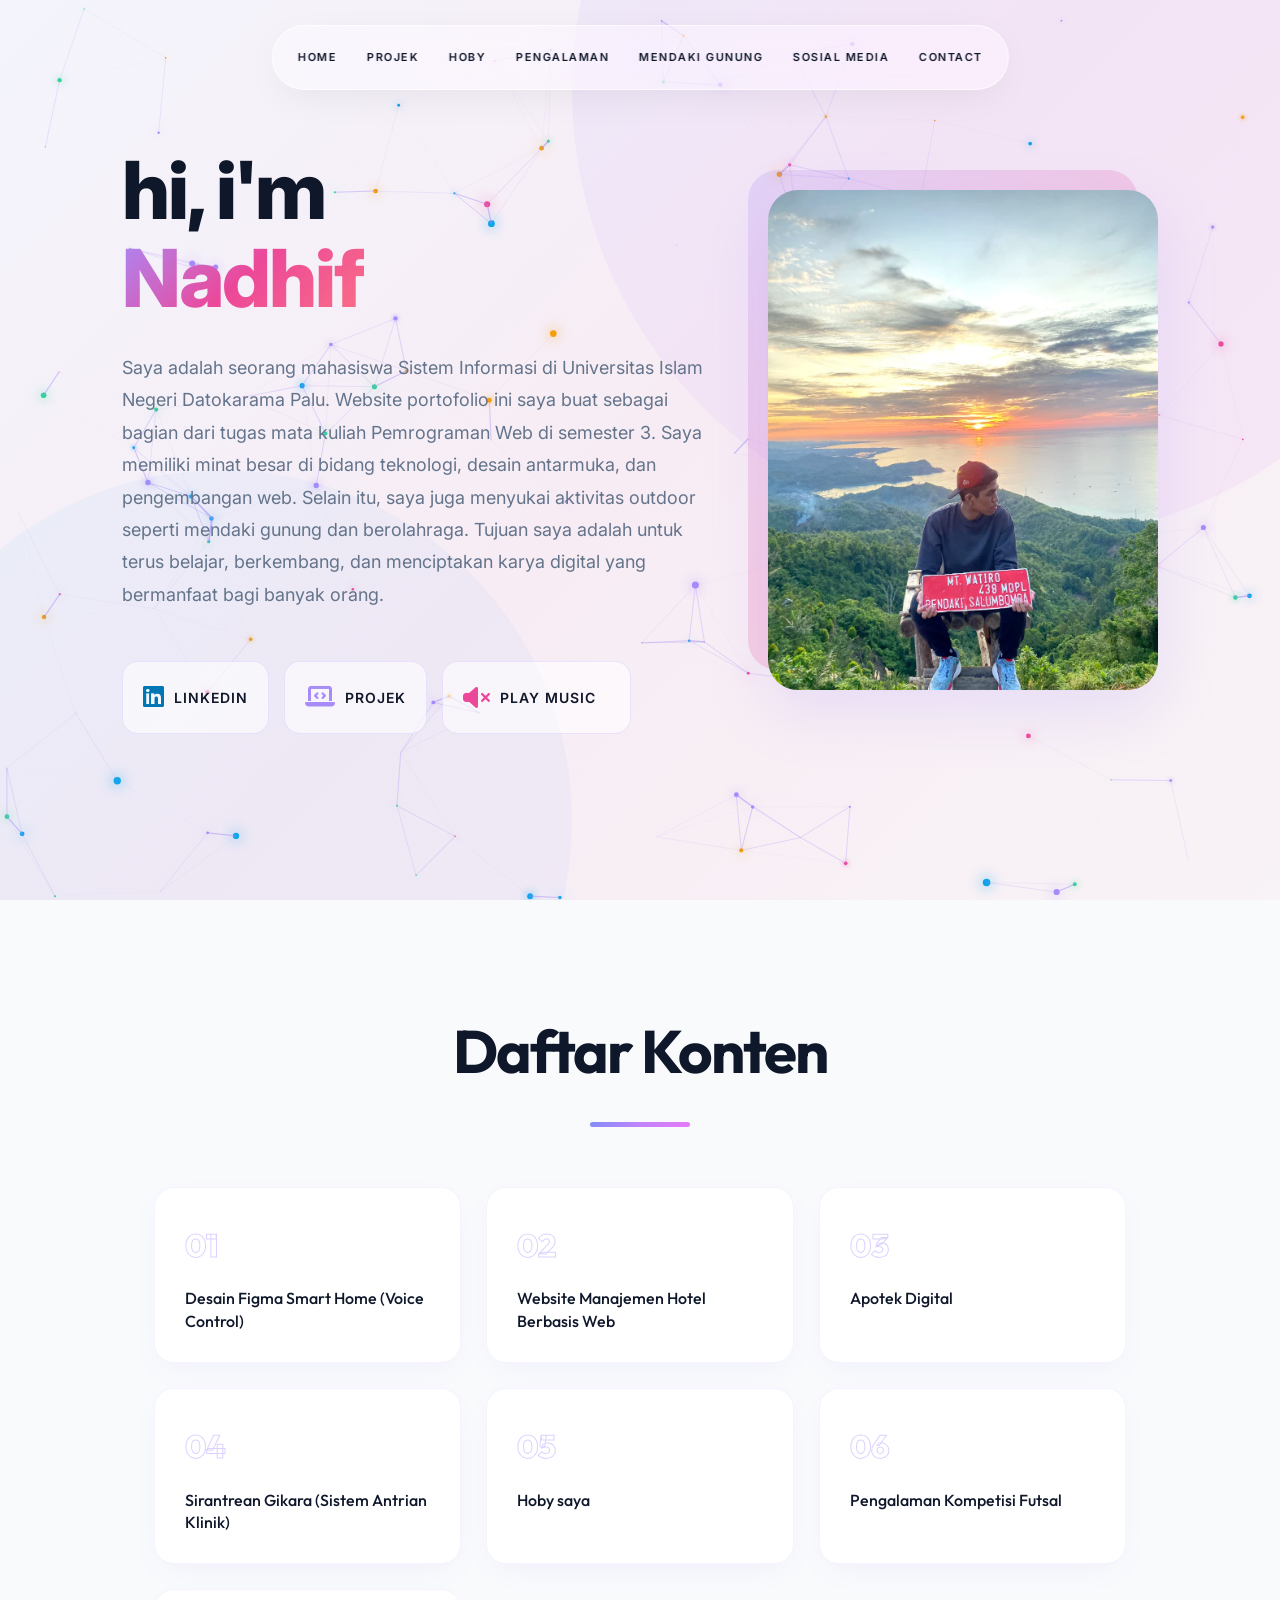
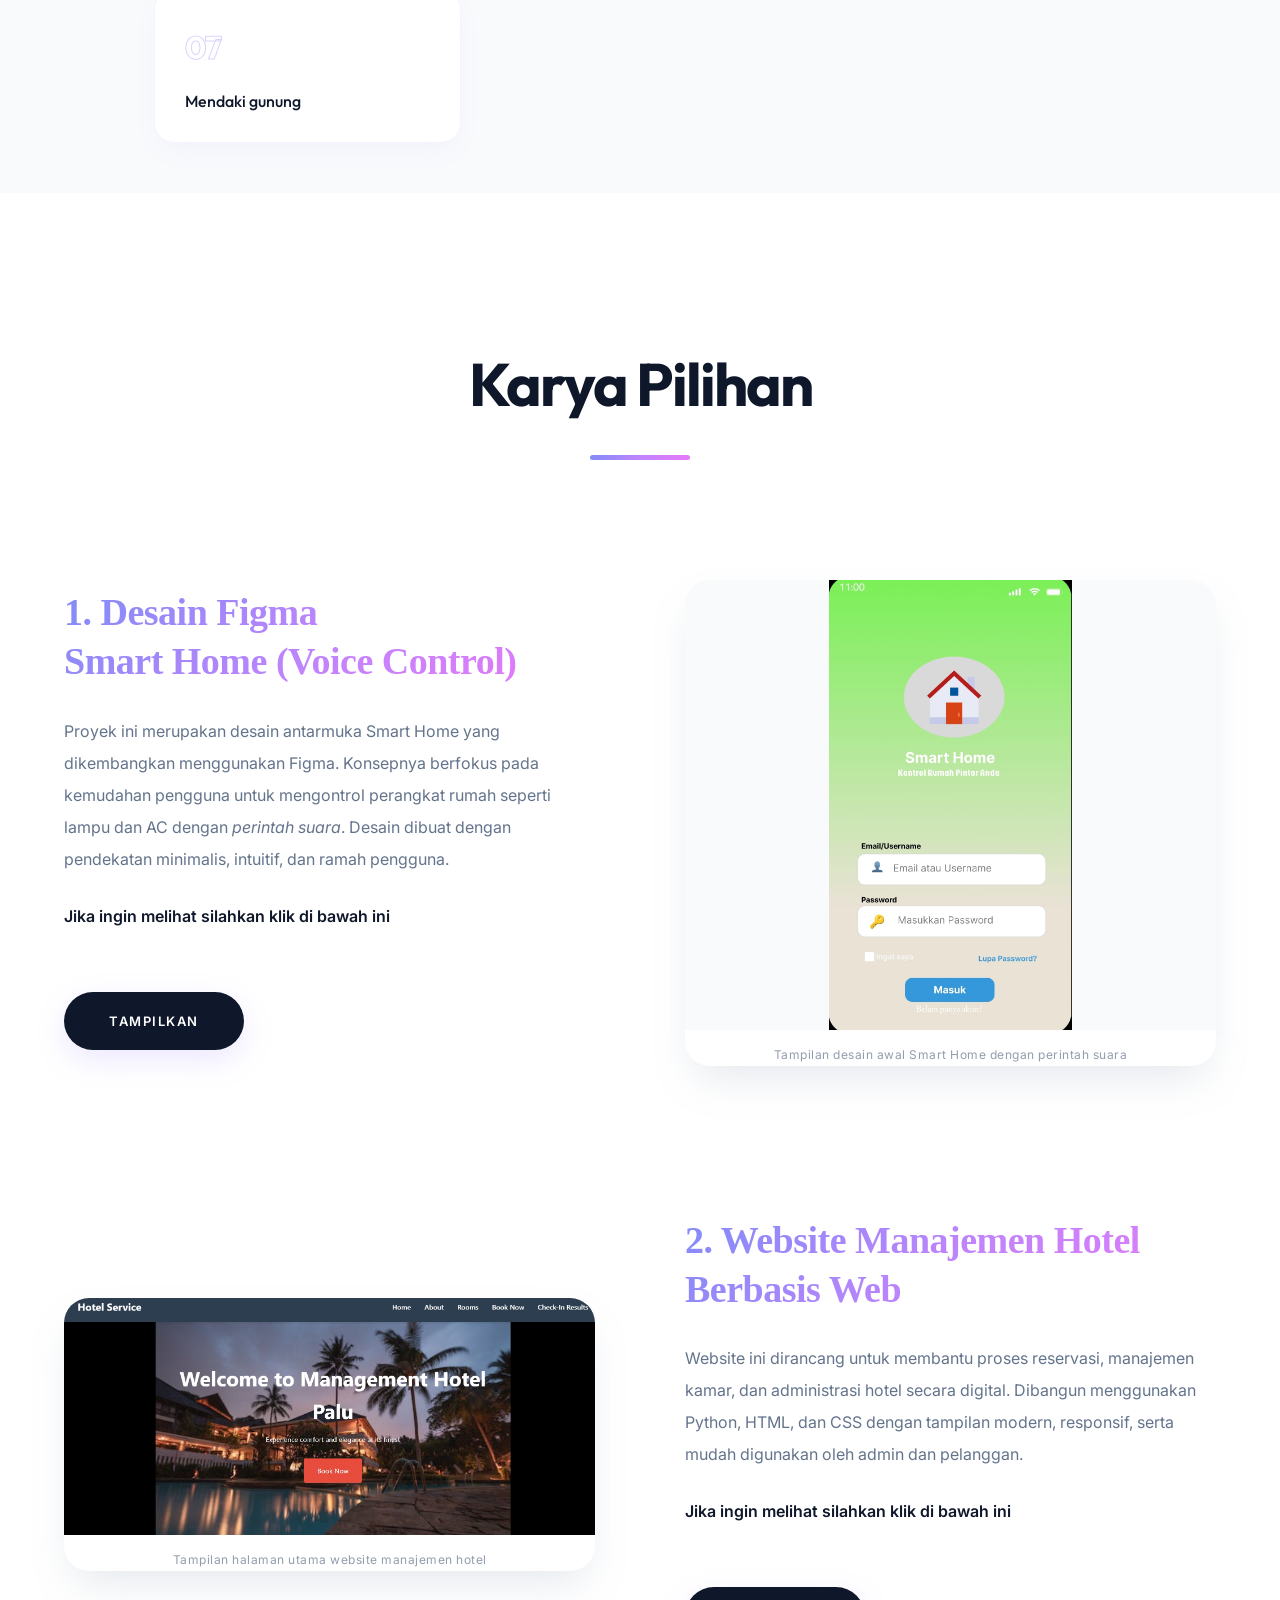
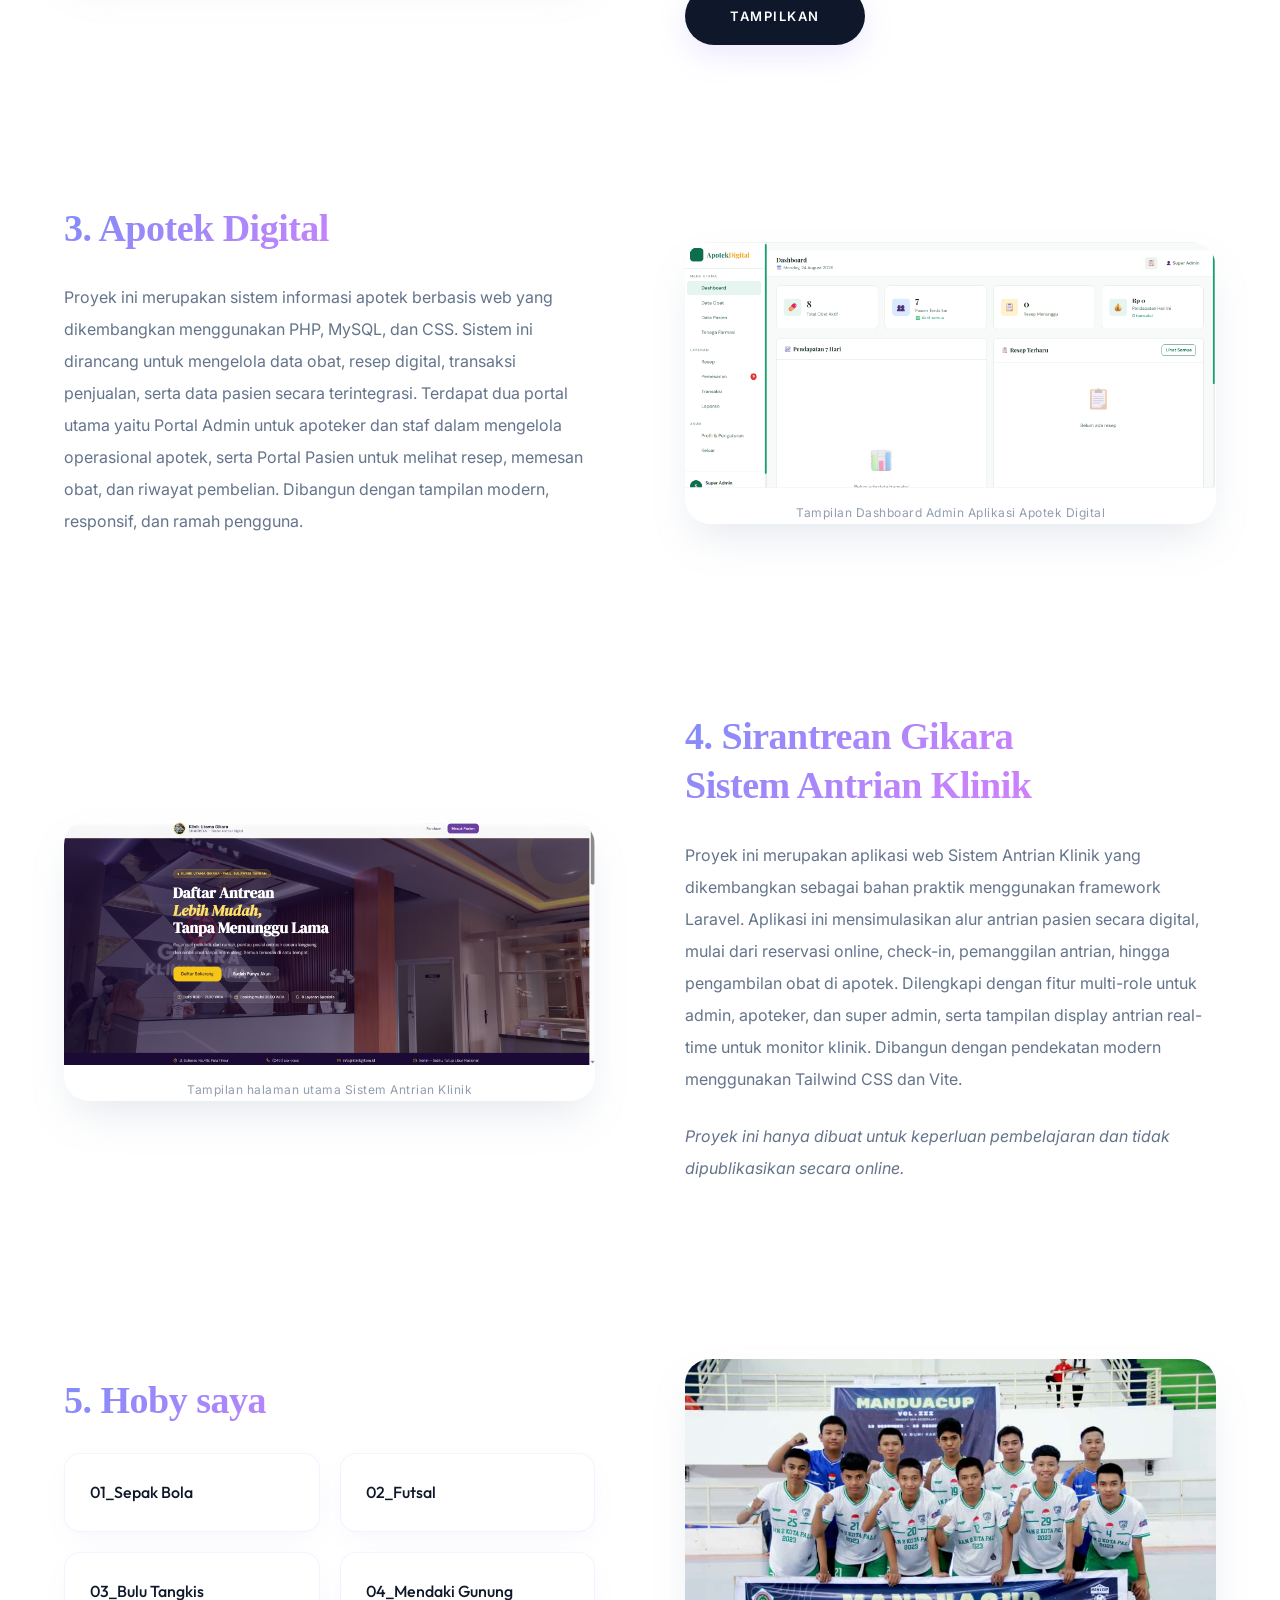
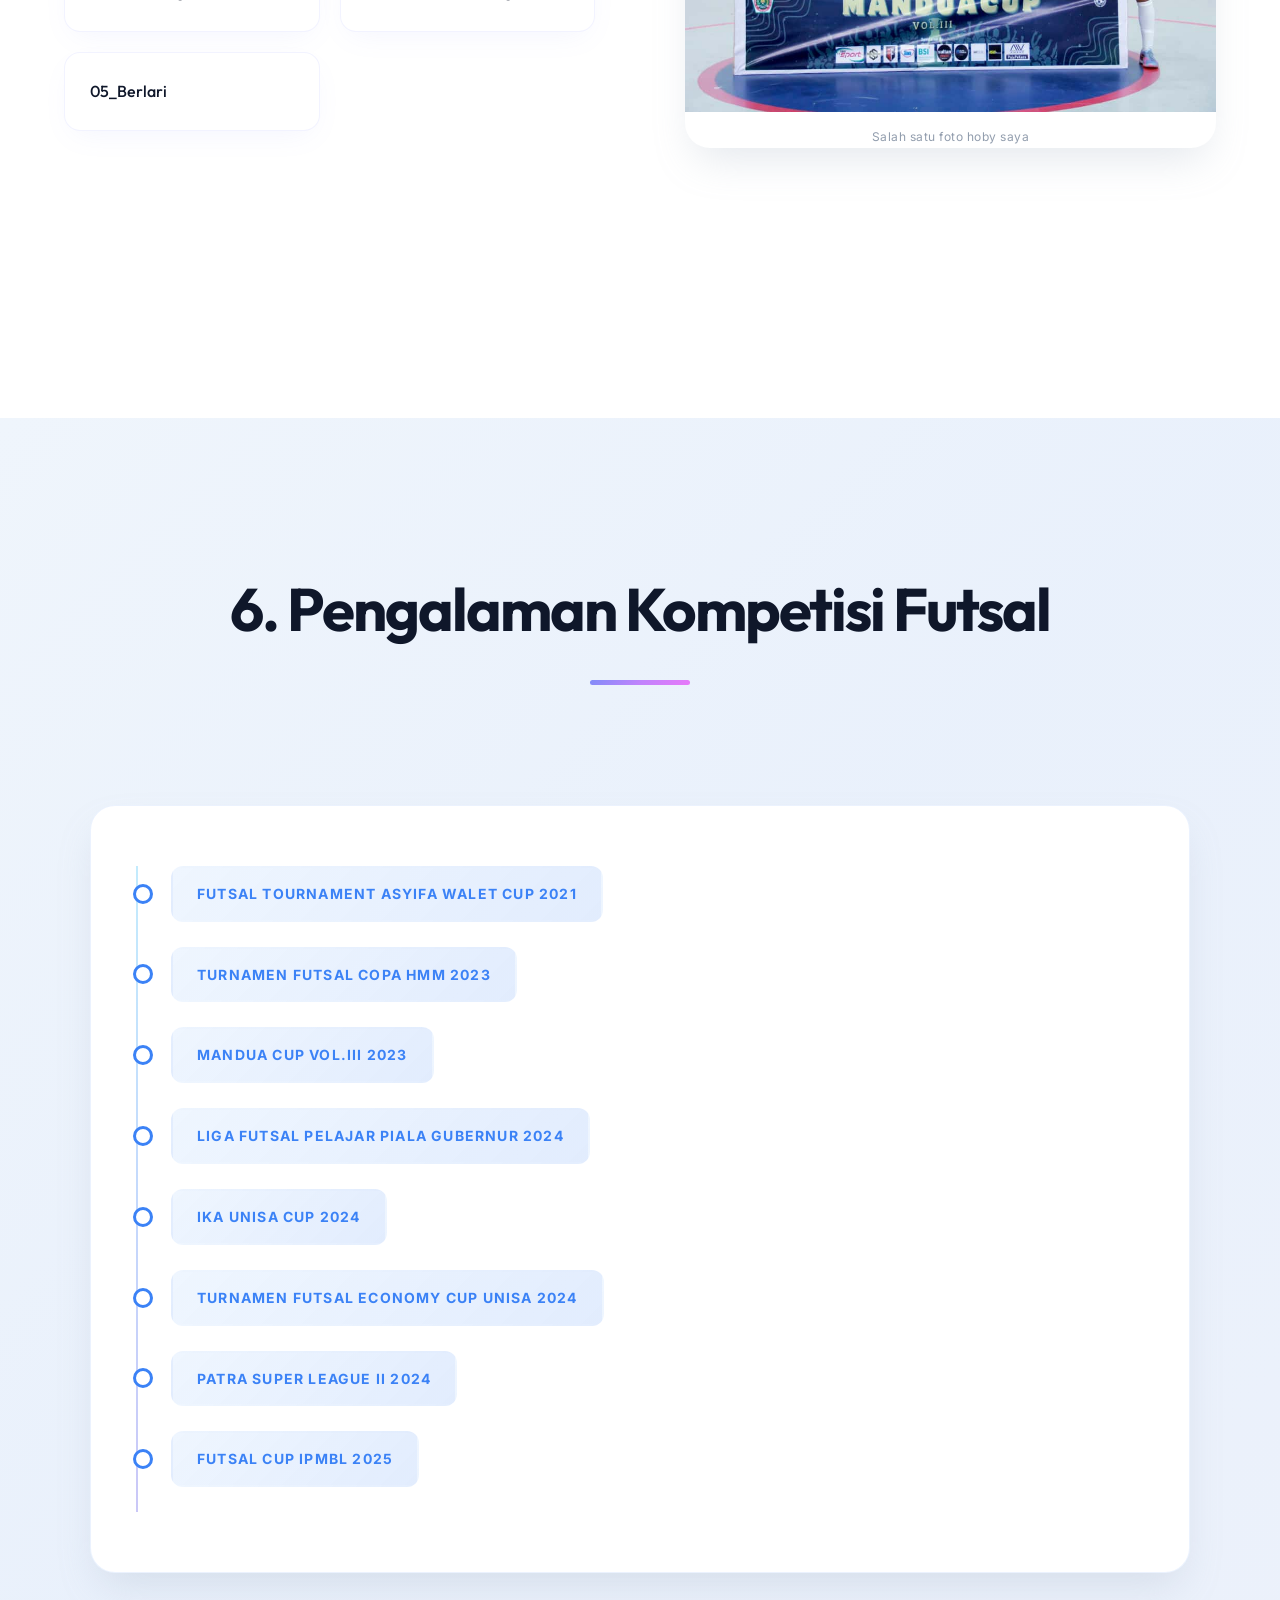
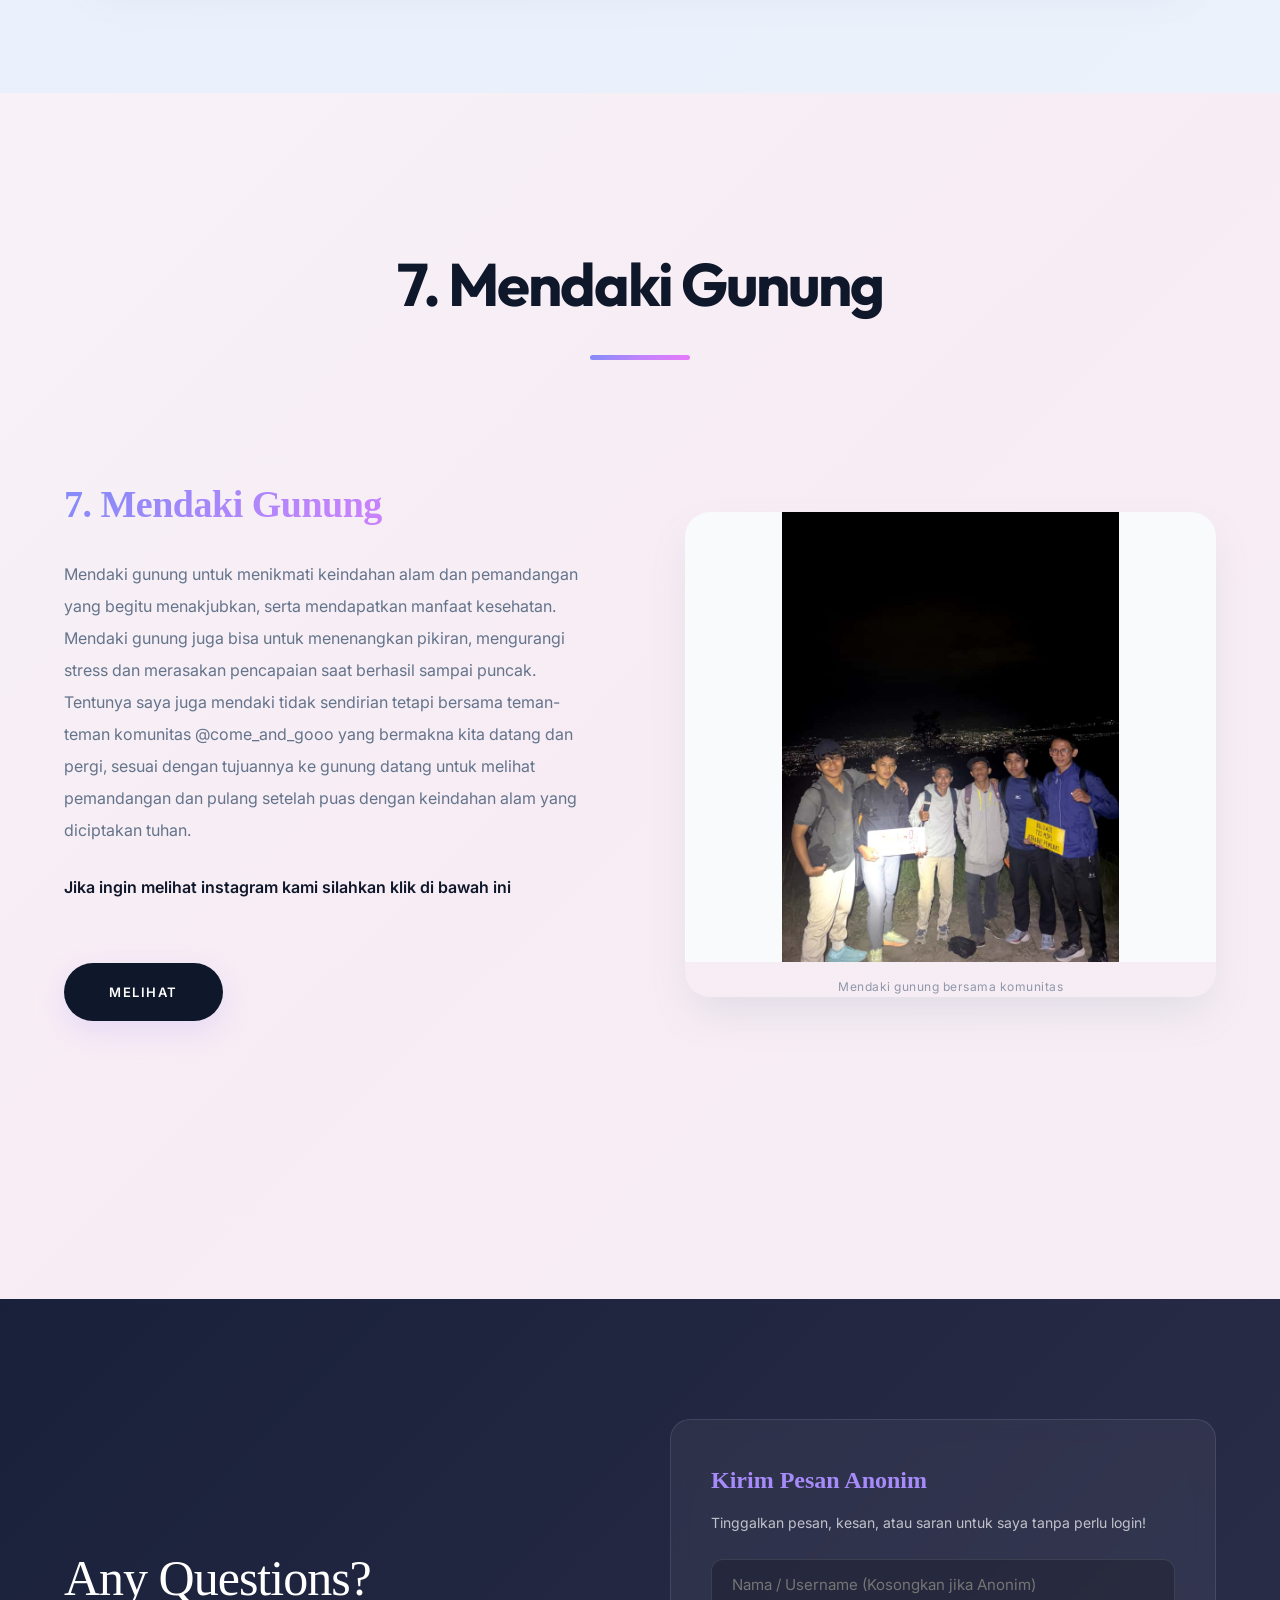
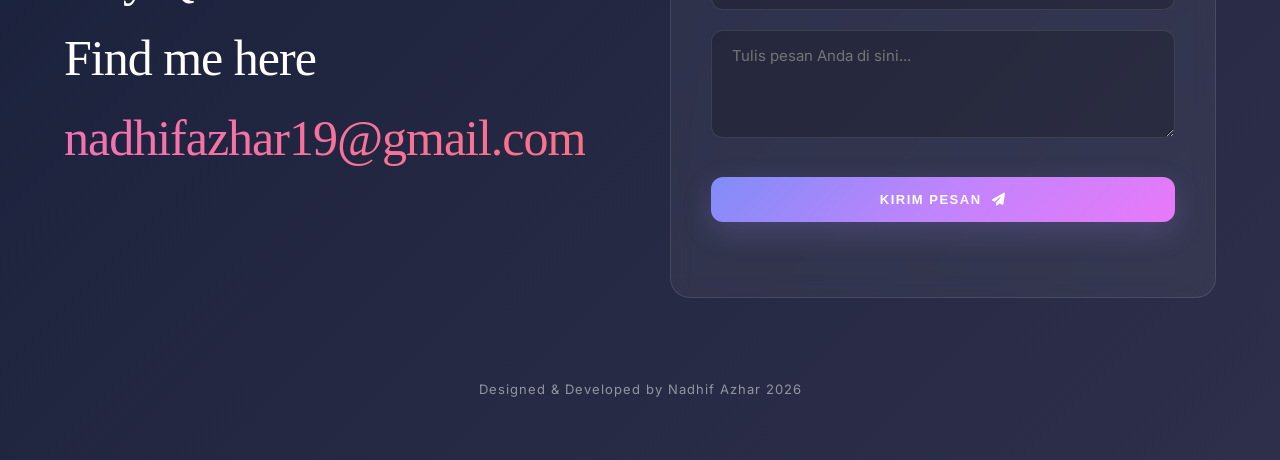
<file: index.html>
<!DOCTYPE html>
<html lang="id">
<head>
    <meta charset="utf-8">
    <meta name="viewport" content="width=device-width, initial-scale=1.0">
    <title>Nadhif - Portfolio</title>
    <link rel="stylesheet" href="style.css?v=2">
    <!-- FontAwesome -->
    <link rel="stylesheet" href="https://cdnjs.cloudflare.com/ajax/libs/font-awesome/6.4.0/css/all.min.css">
    <link href="https://fonts.googleapis.com/css2?family=Outfit:wght@300;400;500;600;700;800;900&display=swap" rel="stylesheet">
    <link href="https://fonts.googleapis.com/css2?family=Inter:wght@300;400;500;600;700&display=swap" rel="stylesheet">
</head>

<body>
    <!-- Navigation -->
    <nav>
        <ul>
            <li><a href="#home">Home</a></li>
            <li><a href="#Projek">Projek</a></li>
            <li><a href="#Hoby">Hoby</a></li>
            <li><a href="#Pengalaman">Pengalaman</a></li>
            <li><a href="#Mendaki-gunung">Mendaki Gunung</a></li>
            <li><a href="sosial-media.html">Sosial Media</a></li>
            <li><a href="#contact">Contact</a></li>
        </ul>
    </nav>

    <!-- Audio Background -->
    <audio id="bgMusic" autoplay loop src="Raim_Laode_-_Bersenja_Gurau___Official_Lirik__(128k).m4a.mp4"></audio>

    <!-- Header Section -->
    <header id="home" class="hero-animated">
        <!-- Canvas for particle background -->
        <canvas id="particleCanvas"></canvas>
        <div class="container hero-container">
            <div class="hero-content-grid">
                <div class="hero-text-area">
                    <h2 class="hero-subtitle">hi, i'm<br><span class="highlight">Nadhif</span></h2>
                    <p class="hero-desc">Saya adalah seorang mahasiswa Sistem Informasi di Universitas Islam Negeri Datokarama Palu. Website portofolio ini saya buat sebagai bagian dari tugas mata kuliah Pemrograman Web di semester 3. Saya memiliki minat besar di bidang teknologi, desain antarmuka, dan pengembangan web. Selain itu, saya juga menyukai aktivitas outdoor seperti mendaki gunung dan berolahraga. Tujuan saya adalah untuk terus belajar, berkembang, dan menciptakan karya digital yang bermanfaat bagi banyak orang.</p>
                    
                    <div class="glass-cards">
                        <a href="https://www.linkedin.com/in/nadhif-azhar-5979ab395" target="_blank" class="glass-card">
                            <div class="icon"><i class="fab fa-linkedin" style="color: #0077b5;"></i></div>
                            <div class="text">LinkedIn</div>
                        </a>
                        <a href="#Projek" class="glass-card">
                            <div class="icon"><i class="fas fa-laptop-code" style="color: #a78bfa;"></i></div>
                            <div class="text">Projek</div>
                        </a>
                        <button id="musicToggleBtn" class="glass-card" style="cursor:pointer;">
                            <div class="icon" id="musicIcon"><i class="fas fa-music" style="color: #ec4899;"></i></div>
                            <div class="text" id="musicText" style="min-width: 110px; text-align: left;">Play Music</div>
                        </button>
                    </div>
                </div>
                
                <div class="hero-image-area">
                    <figure>
                        <img src="Nadhif.jpg" alt="Nadhif - Web Developer">
                    </figure>
                </div>
            </div>
        </div>
    </header>

    <!-- Halaman Section -->
    <section id="halaman" style="padding-top: 100px; padding-bottom: 50px;">
        <div class="container reveal">
            <h2 class="section-title" style="margin-bottom: 60px;">Daftar Konten</h2>
            <div style="display: flex; justify-content: center;">
                <div class="halaman" style="padding: 0; width: 100%; display: flex; justify-content: center;">
                    <ul class="halaman-list">
                        <li>
                            <span class="card-number">01</span>
                            <span class="card-text">Desain Figma Smart Home (Voice Control)</span>
                        </li>
                        <li>
                            <span class="card-number">02</span>
                            <span class="card-text">Website Manajemen Hotel Berbasis Web</span>
                        </li>
                        <li>
                            <span class="card-number">03</span>
                            <span class="card-text">Apotek Digital</span>
                        </li>
                        <li>
                            <span class="card-number">04</span>
                            <span class="card-text">Sirantrean Gikara (Sistem Antrian Klinik)</span>
                        </li>
                        <li>
                            <span class="card-number">05</span>
                            <span class="card-text">Hoby saya</span>
                        </li>
                        <li>
                            <span class="card-number">06</span>
                            <span class="card-text">Pengalaman Kompetisi Futsal</span>
                        </li>
                        <li>
                            <span class="card-number">07</span>
                            <span class="card-text">Mendaki gunung</span>
                        </li>
                    </ul>
                </div>
            </div>
        </div>
    </section>

    <!-- Projects Section -->
    <section id="Projek" class="Projek-section">
        <div class="container">
            <h2 class="section-title reveal">Karya Pilihan</h2>
            
            <div class="project reveal">
            <div class="project-content">
                <div class="project-image">
                    <figure>
                        <img src="figma.jpg" alt="Figma Smart Home">
                        <figcaption>Tampilan desain awal Smart Home dengan perintah suara</figcaption>
                    </figure>
                </div>
                <div class="project-text">
                    <h2>1. Desain Figma<br>Smart Home (Voice Control)</h2>
                    <p>Proyek ini merupakan desain antarmuka Smart Home yang dikembangkan menggunakan Figma. 
                    Konsepnya berfokus pada kemudahan pengguna untuk mengontrol perangkat rumah seperti lampu dan 
                    AC dengan <em>perintah suara</em>. Desain dibuat dengan pendekatan minimalis, 
                    intuitif, dan ramah pengguna.</p>
                    <p><strong>Jika ingin melihat silahkan klik di bawah ini</strong></p>
                    <a href="https://www.figma.com/proto/Hdlbuz1SjnqlTr659gmrOg/Tugas-IMK?node-id=1-340&p=f&t=8lalubAtivjUxV1l-0&scaling=min-zoom&content-scaling=fixed&page-id=0%3A1" class="button" target="_blank">Tampilkan</a>
                </div>
            </div>
        </div>

        <!-- Proyek Website Manajemen Hotel -->
        <div class="project reveal">
            <div class="project-content">
                <div class="project-image">
                    <figure>
                        <img src="website manajemen hotel.jpg" alt="Website Manajemen Hotel">
                        <figcaption>Tampilan halaman utama website manajemen hotel</figcaption>
                    </figure>
                </div>
                <div class="project-text">
                    <h2>2. Website Manajemen Hotel<br>Berbasis Web</h2>
                    <p>Website ini dirancang untuk membantu proses reservasi, manajemen kamar, dan administrasi hotel 
                    secara digital. Dibangun menggunakan Python, HTML, dan CSS dengan tampilan modern, responsif, serta 
                    mudah digunakan oleh admin dan pelanggan.</p>
                    <p><strong>Jika ingin melihat silahkan klik di bawah ini</strong></p>
                    <a href="https://2982897c-6411-4bc0-ae8a-046a28c44393-00-2qgt1u1uhcm2j.sisko.replit.dev/" class="button" target="_blank">Tampilkan</a>
                </div>
            </div>
        </div>

        <!-- Proyek Apotek Digital -->
        <div class="project reveal">
            <div class="project-content">
                <div class="project-image">
                    <figure>
                        <img src="apotek_digital.png" alt="Apotek Digital">
                        <figcaption>Tampilan Dashboard Admin Aplikasi Apotek Digital</figcaption>
                    </figure>
                </div>
                <div class="project-text">
                    <h2>3. Apotek Digital</h2>
                    <p>Proyek ini merupakan sistem informasi apotek berbasis web yang dikembangkan menggunakan PHP, MySQL, dan CSS. Sistem ini dirancang untuk mengelola data obat, resep digital, transaksi penjualan, serta data pasien secara terintegrasi. Terdapat dua portal utama yaitu Portal Admin untuk apoteker dan staf dalam mengelola operasional apotek, serta Portal Pasien untuk melihat resep, memesan obat, dan riwayat pembelian. Dibangun dengan tampilan modern, responsif, dan ramah pengguna.</p>
                </div>
            </div>
        </div>

        <!-- Proyek Sirantrean Gikara -->
        <div class="project reveal">
            <div class="project-content">
                <div class="project-image">
                    <figure>
                        <img src="sirantrean_gikara.png" alt="Sirantrean Gikara - Sistem Antrian Klinik">
                        <figcaption>Tampilan halaman utama Sistem Antrian Klinik</figcaption>
                    </figure>
                </div>
                <div class="project-text">
                    <h2>4. Sirantrean Gikara<br>Sistem Antrian Klinik</h2>
                    <p>Proyek ini merupakan aplikasi web Sistem Antrian Klinik yang dikembangkan sebagai bahan praktik menggunakan framework Laravel. Aplikasi ini mensimulasikan alur antrian pasien secara digital, mulai dari reservasi online, check-in, pemanggilan antrian, hingga pengambilan obat di apotek. Dilengkapi dengan fitur multi-role untuk admin, apoteker, dan super admin, serta tampilan display antrian real-time untuk monitor klinik. Dibangun dengan pendekatan modern menggunakan Tailwind CSS dan Vite.</p>
                    <p><em>Proyek ini hanya dibuat untuk keperluan pembelajaran dan tidak dipublikasikan secara online.</em></p>
                </div>
            </div>
        </div>

        <!-- Hoby Section -->
        <div class="project reveal" id="Hoby">
            <div class="project-content">
                <div class="project-image">
                    <figure>
                        <img src="hoby.jpg" alt="Hoby">
                        <figcaption>Salah satu foto hoby saya</figcaption>
                    </figure>
                </div>
                <div class="project-text">
                    <h2>5. Hoby saya</h2>
                    <ul class="Hoby-list">
                        <li>01_Sepak Bola</li>
                        <li>02_Futsal</li>
                        <li>03_Bulu Tangkis</li>
                        <li>04_Mendaki Gunung</li>
                        <li>05_Berlari</li>
                    </ul>
                </div>
            </div>
        </div>
        </div>
    </section>

    <!-- Experience Section -->
    <section id="Pengalaman" class="Pengalaman-section">
        <h2 class="section-title reveal">6. Pengalaman Kompetisi Futsal</h2>
        <div class="experience-timeline reveal">
            <div class="experience-item">
                <div class="experience-content">
                    <div class="experience-year">FUTSAL TOURNAMENT ASYIFA WALET CUP 2021</div>
                    <div class="experience-year">TURNAMEN FUTSAL COPA HMM 2023</div>
                    <div class="experience-year">MANDUA CUP VOL.III 2023</div>
                    <div class="experience-year">LIGA FUTSAL PELAJAR PIALA GUBERNUR 2024</div>
                    <div class="experience-year">IKA UNISA CUP 2024</div>
                    <div class="experience-year">TURNAMEN FUTSAL ECONOMY CUP UNISA 2024</div>
                    <div class="experience-year">PATRA SUPER LEAGUE II 2024</div>
                    <div class="experience-year">FUTSAL CUP IPMBL 2025</div>
                </div>
            </div>
        </div>
    </section>

    <!-- Mendaki Gunung Section -->
    <section id="Mendaki-gunung" class="Mendaki">
        <h2 class="section-title reveal">7. Mendaki Gunung</h2>
        <div class="project reveal" style="margin-top: 60px;">
            <div class="project-content">
                <div class="project-image">
                    <figure>
                        <img src="mendaki.jpg" alt="Mendaki Gunung">
                        <figcaption>Mendaki gunung bersama komunitas</figcaption>
                    </figure>
                </div>
                <div class="project-text">
                    <h2>7. Mendaki Gunung</h2>
                    <p>Mendaki gunung untuk menikmati keindahan alam dan pemandangan yang begitu menakjubkan, 
                    serta mendapatkan manfaat kesehatan. Mendaki gunung juga bisa untuk menenangkan pikiran, mengurangi stress 
                    dan merasakan pencapaian saat berhasil sampai puncak. Tentunya saya juga mendaki tidak sendirian tetapi 
                    bersama teman-teman komunitas @come_and_gooo yang bermakna kita datang dan pergi, sesuai dengan tujuannya 
                    ke gunung datang untuk melihat pemandangan dan pulang setelah puas dengan keindahan alam yang diciptakan tuhan.</p>
                    <p><strong>Jika ingin melihat instagram kami silahkan klik di bawah ini</strong></p>
                    <a href="https://www.instagram.com/come_and_gooo?igsh=b2twMmZrczBvdmVx" class="button" target="_blank">Melihat</a>
                </div>
            </div>
        </div>
        
    </section>

    <!-- Footer / Contact -->
    <footer id="contact">
        <div class="container footer-container">
            <div class="footer-info">
                <h2>Any Questions?<br>Find me here<br><a href="mailto:nadhifazhar19@gmail.com">nadhifazhar19@gmail.com</a></h2>
            </div>
            
            <div class="message-form-container">
                <h3>Kirim Pesan Anonim</h3>
                <p>Tinggalkan pesan, kesan, atau saran untuk saya tanpa perlu login!</p>
                <form id="anonMessageForm" class="message-form">
                    <input type="hidden" name="access_key" value="7a4f9e1f-845b-47ea-b4ac-c89d4ce164c0">
                    <input type="hidden" name="subject" value="Pesan Anonim Baru dari Web Portofolio!">
                    <div class="form-group">
                        <input type="text" name="name" id="senderName" placeholder="Nama / Username (Kosongkan jika Anonim)">
                    </div>
                    <div class="form-group">
                        <textarea name="message" id="senderMessage" rows="4" placeholder="Tulis pesan Anda di sini..." required></textarea>
                    </div>
                    <button type="submit" class="button submit-btn">Kirim Pesan <i class="fas fa-paper-plane" style="margin-left: 5px;"></i></button>
                    <div id="formStatus" class="form-status"></div>
                </form>
            </div>
        </div>
        <p class="copyright">Designed & Developed by Nadhif Azhar 2026</p>
    </footer>

    <!-- Script for Particle Animation -->
    <script>
        const canvas = document.getElementById('particleCanvas');
        if (canvas) {
            const ctx = canvas.getContext('2d');
            let width, height;
            let particles = [];
            
            // Mouse interaction state
            let mouse = { x: null, y: null, radius: 200, isPressed: false };
            window.addEventListener('mousemove', (e) => {
                mouse.x = e.x;
                mouse.y = e.y;
            });
            window.addEventListener('mousedown', () => { mouse.isPressed = true; });
            window.addEventListener('mouseup', () => { mouse.isPressed = false; });
            window.addEventListener('mouseout', () => {
                mouse.x = null;
                mouse.y = null;
                mouse.isPressed = false;
            });
            
            function resize() {
                width = canvas.width = window.innerWidth;
                height = canvas.height = window.innerHeight;
            }
            window.addEventListener('resize', resize);
            resize();
            
            const colors = ['#a78bfa', '#ec4899', '#34d399', '#0ea5e9', '#f59e0b'];
            
            class Particle {
                constructor() {
                    this.x = Math.random() * width;
                    this.y = Math.random() * height;
                    this.baseVx = (Math.random() - 0.5) * 2.5;
                    this.baseVy = (Math.random() - 0.5) * 2.5;
                    this.vx = this.baseVx;
                    this.vy = this.baseVy;
                    // Simulate Z-depth (smaller = further, slower)
                    this.z = Math.random() * 0.8 + 0.2; 
                    this.radius = (Math.random() * 2 + 1.5) * this.z;
                    this.color = colors[Math.floor(Math.random() * colors.length)];
                    this.angle = Math.random() * Math.PI * 2;
                }
                update() {
                    // Wall collision
                    if(this.x < 0 || this.x > width) this.baseVx = -this.baseVx;
                    if(this.y < 0 || this.y > height) this.baseVy = -this.baseVy;
                    
                    this.vx = this.baseVx * this.z;
                    this.vy = this.baseVy * this.z;

                    if (mouse.x != null) {
                        let dx = mouse.x - this.x;
                        let dy = mouse.y - this.y;
                        let distance = Math.sqrt(dx * dx + dy * dy);
                        
                        if (mouse.isPressed) {
                            // Vortex / Black Hole effect
                            if (distance > 10) {
                                // Suck in
                                this.baseVx += (dx / distance) * 0.5;
                                this.baseVy += (dy / distance) * 0.5;
                                // Spin around
                                this.baseVx += (dy / distance) * 0.8;
                                this.baseVy -= (dx / distance) * 0.8;
                            }
                        } else if (distance < mouse.radius) {
                            // Repel effect when just hovering
                            const forceDirectionX = dx / distance;
                            const forceDirectionY = dy / distance;
                            const force = (mouse.radius - distance) / mouse.radius;
                            this.vx -= forceDirectionX * force * 5;
                            this.vy -= forceDirectionY * force * 5;
                        }
                    }
                    
                    // Friction/damping to slow down after explosion or repel
                    this.baseVx = this.baseVx * 0.99;
                    this.baseVy = this.baseVy * 0.99;
                    
                    // Keep a minimum speed
                    if (Math.abs(this.baseVx) < 0.5) this.baseVx += (this.baseVx > 0 ? 0.05 : -0.05);
                    if (Math.abs(this.baseVy) < 0.5) this.baseVy += (this.baseVy > 0 ? 0.05 : -0.05);
                    
                    // Cap max speed
                    const speed = Math.sqrt(this.baseVx * this.baseVx + this.baseVy * this.baseVy);
                    if (speed > 15) {
                        this.baseVx = (this.baseVx / speed) * 15;
                        this.baseVy = (this.baseVy / speed) * 15;
                    }

                    this.x += this.vx;
                    this.y += this.vy;
                    this.angle += 0.05;
                }
                draw() {
                    ctx.beginPath();
                    // Pulse radius based on sine wave
                    ctx.arc(this.x, this.y, Math.max(0.1, this.radius + Math.sin(this.angle) * 1), 0, Math.PI * 2);
                    ctx.fillStyle = this.color;
                    ctx.shadowBlur = 15 * this.z;
                    ctx.shadowColor = this.color;
                    ctx.fill();
                    ctx.shadowBlur = 0; 
                }
            }
            
            const particleCount = window.innerWidth < 768 ? 60 : 130;
            for(let i=0; i<particleCount; i++) particles.push(new Particle());
            
            function animate() {
                // Clear completely so the CSS background shows through
                ctx.clearRect(0, 0, width, height);
                
                particles.forEach(p => {
                    p.update();
                    p.draw();
                });
                
                for(let i=0; i<particles.length; i++) {
                    for(let j=i+1; j<particles.length; j++) {
                        const dx = particles[i].x - particles[j].x;
                        const dy = particles[i].y - particles[j].y;
                        const dist = Math.sqrt(dx*dx + dy*dy);
                        
                        if(dist < 130) {
                            ctx.beginPath();
                            ctx.moveTo(particles[i].x, particles[i].y);
                            ctx.lineTo(particles[j].x, particles[j].y);
                            // Thicker lines for closer particles
                            ctx.lineWidth = (1 - dist/130) * 1.5;
                            ctx.strokeStyle = `rgba(167, 139, 250, ${ (1 - dist/130) * 0.6 })`;
                            ctx.stroke();
                        }
                    }
                    
                    if (mouse.x != null && !mouse.isPressed) {
                        const mdx = particles[i].x - mouse.x;
                        const mdy = particles[i].y - mouse.y;
                        const mdist = Math.sqrt(mdx*mdx + mdy*mdy);
                        if(mdist < 180) {
                            ctx.beginPath();
                            ctx.moveTo(particles[i].x, particles[i].y);
                            ctx.lineTo(mouse.x, mouse.y);
                            ctx.lineWidth = (1 - mdist/180) * 2;
                            ctx.strokeStyle = `rgba(236, 72, 153, ${ (1 - mdist/180) * 0.8 })`;
                            ctx.stroke();
                        }
                    }
                }
                requestAnimationFrame(animate);
            }
            animate();
        }
    </script>
    
    <!-- Script for Music Control -->
    <script>
        document.addEventListener('DOMContentLoaded', () => {
            const bgMusic = document.getElementById('bgMusic');
            const musicToggleBtn = document.getElementById('musicToggleBtn');
            const musicIcon = document.getElementById('musicIcon');
            const musicText = document.getElementById('musicText');

            bgMusic.volume = 0.5;

            // Attempt autoplay
            let playPromise = bgMusic.play();
            if (playPromise !== undefined) {
                playPromise.then(_ => {
                    musicIcon.innerHTML = '<i class="fas fa-volume-up" style="color: #ec4899;"></i>';
                    musicText.innerText = 'Pause Music';
                }).catch(error => {
                    musicIcon.innerHTML = '<i class="fas fa-volume-mute" style="color: #ec4899;"></i>';
                    musicText.innerText = 'Play Music';
                });
            }

            musicToggleBtn.addEventListener('click', (e) => {
                e.preventDefault();
                if (bgMusic.paused) {
                    bgMusic.play();
                    musicIcon.innerHTML = '<i class="fas fa-volume-up" style="color: #ec4899;"></i>';
                    musicText.innerText = 'Pause Music';
                } else {
                    bgMusic.pause();
                    musicIcon.innerHTML = '<i class="fas fa-volume-mute" style="color: #ec4899;"></i>';
                    musicText.innerText = 'Play Music';
                }
            });

            // Fallback: Start music on any first click if autoplay was blocked
            document.body.addEventListener('click', function tryPlay() {
                if(bgMusic.paused) {
                    bgMusic.play().then(() => {
                        musicIcon.innerHTML = '<i class="fas fa-volume-up" style="color: #ec4899;"></i>';
                        musicText.innerText = 'Pause Music';
                    }).catch(e => {});
                }
                document.body.removeEventListener('click', tryPlay);
            }, { once: true });
        });
    </script>
    
    <!-- Script for Visitor Notification (Telegram) -->
    <script>
        document.addEventListener('DOMContentLoaded', () => {
            // ==========================================
            // LOGIKA FORM PESAN ANONIM (VIA WEB3FORMS KE EMAIL)
            // ==========================================
            const anonForm = document.getElementById('anonMessageForm');
            const formStatus = document.getElementById('formStatus');
            
            if(anonForm) {
                anonForm.addEventListener('submit', function(e) {
                    e.preventDefault();
                    
                    formStatus.style.color = '#a78bfa';
                    formStatus.innerText = 'Mengirim pesan...';
                    
                    const formData = new FormData(anonForm);
                    const object = Object.fromEntries(formData);
                    const json = JSON.stringify(object);
                    
                    fetch('https://api.web3forms.com/submit', {
                        method: 'POST',
                        headers: {
                            'Content-Type': 'application/json',
                            'Accept': 'application/json'
                        },
                        body: json
                    })
                    .then(async (response) => {
                        let json = await response.json();
                        if (response.status == 200) {
                            formStatus.style.color = '#34d399';
                            formStatus.innerText = '\u2705 Pesan berhasil terkirim!';
                            anonForm.reset();
                        } else {
                            formStatus.style.color = '#fb7185';
                            formStatus.innerText = '\u274C Gagal: ' + json.message;
                        }
                    })
                    .catch(error => {
                        formStatus.style.color = '#fb7185';
                        formStatus.innerText = '\u274C Gagal mengirim pesan. Coba lagi nanti.';
                        console.log(error);
                    });
                });
            }
            
            // ==========================================
            // LOGIKA SCROLL REVEAL ANIMATION (PRO MAX)
            // ==========================================
            const revealElements = document.querySelectorAll('.reveal');
            
            const revealObserver = new IntersectionObserver((entries, observer) => {
                entries.forEach(entry => {
                    if(entry.isIntersecting) {
                        entry.target.classList.add('active');
                        observer.unobserve(entry.target);
                    }
                });
            }, {
                root: null,
                threshold: 0.15,
                rootMargin: "0px 0px -50px 0px"
            });
            
            revealElements.forEach(el => revealObserver.observe(el));
        });
    </script>
</body>
</html>
</file>
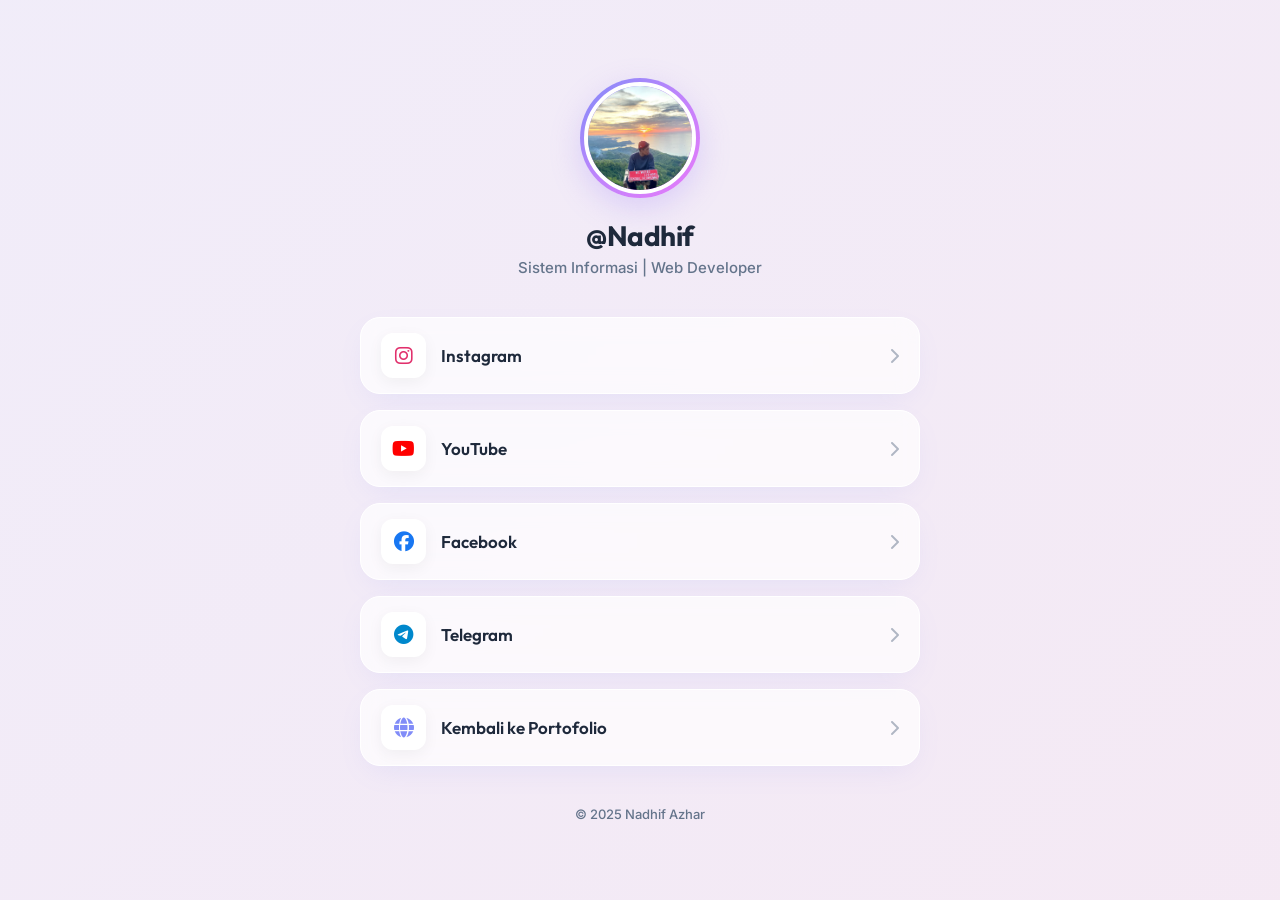
<file: sosial-media.html>
<!DOCTYPE html>
<html lang="id">

<head>
    <meta charset="UTF-8">
    <meta name="viewport" content="width=device-width, initial-scale=1.0">
    <title>Medsosku | Nadhif Azhar</title>
    <!-- CSS -->
    <link rel="stylesheet" href="sosial-media.css">
    <!-- Font Awesome untuk ikon -->
    <link rel="stylesheet" href="https://cdnjs.cloudflare.com/ajax/libs/font-awesome/6.4.0/css/all.min.css">
    <!-- Google Fonts -->
    <link href="https://fonts.googleapis.com/css2?family=Outfit:wght@400;500;600;700;800&display=swap" rel="stylesheet">
    <link href="https://fonts.googleapis.com/css2?family=Inter:wght@400;500;600&display=swap" rel="stylesheet">
</head>

<body>
    <!-- Animated Background -->
    <div class="background-animation"></div>

    <div class="container">
        <!-- Profile Section -->
        <header class="profile-section">
            <div class="profile-pic-wrapper">
                <img src="Nadhif.jpg" alt="Foto Nadhif" class="profile-pic">
            </div>
            <h1 class="profile-name">@Nadhif</h1>
            <p class="profile-bio">Sistem Informasi | Web Developer</p>
        </header>

        <!-- Links Section -->
        <main class="links-section">
            <a href="https://www.instagram.com/nadhifff_19?igsh=cWJoM3p6N3R6cHJ6" class="link-card instagram"
                target="_blank">
                <div class="icon-wrapper"><i class="fab fa-instagram"></i></div>
                <span class="link-text">Instagram</span>
                <i class="fas fa-chevron-right arrow"></i>
            </a>

            <a href="https://youtube.com/@nadhifazhar-u7f?si=nTRrFzJytpWxhFVd" class="link-card youtube"
                target="_blank">
                <div class="icon-wrapper"><i class="fab fa-youtube"></i></div>
                <span class="link-text">YouTube</span>
                <i class="fas fa-chevron-right arrow"></i>
            </a>

            <a href="https://www.facebook.com/share/17jUNcaSSL/" class="link-card facebook" target="_blank">
                <div class="icon-wrapper"><i class="fab fa-facebook"></i></div>
                <span class="link-text">Facebook</span>
                <i class="fas fa-chevron-right arrow"></i>
            </a>

            <a href="https://t.me/" class="link-card telegram" target="_blank">
                <div class="icon-wrapper"><i class="fab fa-telegram-plane"></i></div>
                <span class="link-text">Telegram</span>
                <i class="fas fa-chevron-right arrow"></i>
            </a>



            <a href="index.html" class="link-card website">
                <div class="icon-wrapper"><i class="fas fa-globe"></i></div>
                <span class="link-text">Kembali ke Portofolio</span>
                <i class="fas fa-chevron-right arrow"></i>
            </a>
        </main>

        <!-- Footer -->
        <footer>
            <p>&copy; 2025 Nadhif Azhar</p>
        </footer>
    </div>
</body>

</html>
</file>
<file: style.css>
/* ===== RESET & VARIABLES ===== */
* {
    margin: 0;
    padding: 0;
    box-sizing: border-box;
}

:root {
    /* Aesthetic Color Palette - Soft & Modern */
    --primary-color: #0f172a;
    --secondary-color: #1e293b;
    --accent-color: #334155;
    --accent-light: #94a3b8;
    
    /* Gradient Aesthetic - Soft Purple & Pink Tones */
    --gradient-primary: linear-gradient(135deg, #818cf8 0%, #c084fc 50%, #e879f9 100%);
    --gradient-secondary: linear-gradient(135deg, #38bdf8 0%, #818cf8 100%);
    --gradient-accent: linear-gradient(135deg, #f472b6 0%, #fb7185 100%);
    --gradient-futsal: linear-gradient(135deg, #38bdf8 0%, #3b82f6 50%, #4f46e5 100%);
    --gradient-mountain: linear-gradient(135deg, #f472b6 0%, #ec4899 50%, #e11d48 100%);
    
    /* Text Colors */
    --text-dark: #0f172a;
    --text-light: #64748b;
    --white: #ffffff;
    --off-white: #f8fafc;
    
    /* Shadows with aesthetic purple tint */
    --card-shadow: 0 20px 40px -10px rgba(148, 163, 184, 0.25);
    --card-hover-shadow: 0 30px 60px -15px rgba(129, 140, 248, 0.3);
}

body {
    font-family: 'Inter', -apple-system, BlinkMacSystemFont, 'Segoe UI', sans-serif;
    color: var(--text-dark);
    line-height: 1.7;
    overflow-x: hidden;
    background: var(--off-white);
    -webkit-font-smoothing: antialiased;
    -moz-osx-font-smoothing: grayscale;
}

html {
    scroll-behavior: smooth;
}

/* ===== NAVIGATION ===== */
nav {
    background: rgba(255, 255, 255, 0.4);
    backdrop-filter: blur(40px) saturate(200%);
    -webkit-backdrop-filter: blur(40px) saturate(200%);
    position: fixed;
    z-index: 1000;
    width: max-content;
    max-width: 95%;
    top: 25px;
    left: 50%;
    transform: translateX(-50%);
    padding: 12px 25px;
    border-radius: 100px;
    box-shadow: 0 10px 40px -10px rgba(0, 0, 0, 0.08);
    border: 1px solid rgba(255, 255, 255, 0.7);
    transition: all 0.4s cubic-bezier(0.4, 0, 0.2, 1);
}

nav:hover {
    box-shadow: 0 8px 40px rgba(168, 139, 250, 0.15);
}

nav ul {
    display: flex;
    justify-content: flex-start;
    align-items: center;
    list-style: none;
    gap: 30px;
    flex-wrap: nowrap;
    padding: 0;
    overflow-x: auto;
    scrollbar-width: none;
    -webkit-overflow-scrolling: touch;
}

nav ul::-webkit-scrollbar {
    display: none;
}

nav ul li {
    text-transform: uppercase;
    letter-spacing: 1.5px;
    font-size: 11px;
    font-weight: 600;
    white-space: nowrap;
}

nav ul li a {
    text-decoration: none;
    color: var(--text-dark);
    position: relative;
    padding: 10px 0;
    transition: all 0.4s cubic-bezier(0.4, 0, 0.2, 1);
    display: inline-block;
}

nav ul li a::after {
    content: '';
    position: absolute;
    bottom: 0;
    left: 50%;
    width: 0;
    height: 3px;
    background: var(--gradient-primary);
    transition: all 0.4s cubic-bezier(0.4, 0, 0.2, 1);
    transform: translateX(-50%);
    border-radius: 2px;
}

nav ul li a:hover {
    color: #a78bfa;
    transform: translateY(-2px);
}

nav ul li a:hover::after {
    width: 100%;
}

.divider {
    min-width: 30px;
    height: 2px;
    background: linear-gradient(90deg, transparent, rgba(168, 139, 250, 0.3), transparent);
    opacity: 0.5;
}

/* ===== HEADER SECTION ===== */
header {
    min-height: 100vh;
    display: flex;
    align-items: center;
    padding: 160px 5% 100px;
    background: linear-gradient(135deg, rgba(167, 139, 250, 0.05) 0%, rgba(236, 72, 153, 0.08) 50%, rgba(251, 113, 133, 0.05) 100%);
    position: relative;
    overflow: hidden;
}

header::before {
    content: '';
    position: absolute;
    top: -40%;
    right: -15%;
    width: 900px;
    height: 900px;
    background: var(--gradient-primary);
    opacity: 0.08;
    border-radius: 50%;
    z-index: 0;
    animation: float 20s ease-in-out infinite;
}

header::after {
    content: '';
    position: absolute;
    bottom: -30%;
    left: -10%;
    width: 700px;
    height: 700px;
    background: var(--gradient-secondary);
    opacity: 0.06;
    border-radius: 50%;
    z-index: 0;
    animation: float 25s ease-in-out infinite reverse;
}

@keyframes float {
    0%, 100% {
        transform: translate(0, 0) rotate(0deg);
    }
    33% {
        transform: translate(30px, -50px) rotate(120deg);
    }
    66% {
        transform: translate(-20px, 20px) rotate(240deg);
    }
}

.container {
    max-width: 1300px;
    margin: 0 auto;
    position: relative;
    z-index: 1;
    width: 100%;
}

.header-content {
    display: grid;
    grid-template-columns: 1.1fr 0.9fr;
    gap: 100px;
    align-items: center;
}

.header-text h1 {
    font-family: 'Outfit', sans-serif;
    font-size: clamp(50px, 7vw, 85px);
    line-height: 1.1;
    margin-bottom: 25px;
    font-weight: 700;
    animation: fadeInUp 0.8s cubic-bezier(0.4, 0, 0.2, 1);
    letter-spacing: -2px;
}

.header-text h1 span {
    display: block;
    background: var(--gradient-primary);
    -webkit-background-clip: text;
    -webkit-text-fill-color: transparent;
    background-clip: text;
    font-weight: 700;
    position: relative;
    margin-top: 10px;
}

.header-text p {
    color: var(--text-light);
    line-height: 1.9;
    margin-bottom: 40px;
    font-size: 16px;
    max-width: 550px;
    animation: fadeInUp 0.8s cubic-bezier(0.4, 0, 0.2, 1) 0.2s both;
}

.header-text ul {
    list-style: none;
    margin: 40px 0;
}

.header-text ul li {
    margin: 15px 0;
    padding-left: 35px;
    position: relative;
    color: var(--text-light);
    animation: fadeInUp 0.8s cubic-bezier(0.4, 0, 0.2, 1);
    animation-fill-mode: both;
    font-size: 15px;
    transition: all 0.3s ease;
}

.header-text ul li:hover {
    color: var(--text-dark);
    transform: translateX(5px);
}

.header-text ul li:nth-child(1) { animation-delay: 0.3s; }
.header-text ul li:nth-child(2) { animation-delay: 0.4s; }
.header-text ul li:nth-child(3) { animation-delay: 0.5s; }
.header-text ul li:nth-child(4) { animation-delay: 0.6s; }
.header-text ul li:nth-child(5) { animation-delay: 0.7s; }

.header-text ul li::before {
    content: '→';
    position: absolute;
    left: 0;
    background: var(--gradient-primary);
    -webkit-background-clip: text;
    -webkit-text-fill-color: transparent;
    background-clip: text;
    font-weight: bold;
    font-size: 18px;
}

.header-image {
    position: relative;
    animation: fadeInRight 0.8s cubic-bezier(0.4, 0, 0.2, 1) 0.4s both;
}

.header-image::before {
    content: '';
    position: absolute;
    top: -20px;
    left: -20px;
    right: 20px;
    bottom: 20px;
    background: var(--gradient-primary);
    border-radius: 30px;
    z-index: -1;
    opacity: 0.18;
    animation: pulse 3s ease-in-out infinite;
}

@keyframes pulse {
    0%, 100% {
        transform: scale(1);
        opacity: 0.18;
    }
    50% {
        transform: scale(1.05);
        opacity: 0.28;
    }
}

.header-image figure {
    position: relative;
    border-radius: 30px;
    overflow: hidden;
    box-shadow: var(--card-shadow);
    transition: all 0.6s cubic-bezier(0.4, 0, 0.2, 1);
}

.header-image figure:hover {
    box-shadow: var(--card-hover-shadow);
    transform: translateY(-10px);
}

.header-image img {
    width: 100%;
    height: auto;
    max-height: 550px;
    object-fit: cover;
    object-position: center;
    display: bl;
    transition: transform 0.6s cubic-bezier(0.4, 0, 0.2, 1);
    filter: grayscale(10%);
}

.header-image:hover img {
    transform: scale(1.05);
    filter: grayscale(0%);
}

figcaption {
    font-size: 12px;
    color: var(--text-light);
    margin-top: 15px;
    text-align: center;
    opacity: 0.7;
    letter-spacing: 0.5px;
}

/* ===== ANIMATED HERO SECTION (Tampilan ala Video, tapi Terang) ===== */
.hero-animated {
    min-height: 100vh;
    display: flex;
    align-items: center;
    justify-content: center;
    position: relative;
    background: linear-gradient(135deg, rgba(167, 139, 250, 0.05) 0%, rgba(236, 72, 153, 0.08) 50%, rgba(251, 113, 133, 0.05) 100%);
    overflow: hidden;
    padding-top: 80px;
}

#particleCanvas {
    position: absolute;
    top: 0;
    left: 0;
    width: 100%;
    height: 100%;
    z-index: 0;
    pointer-events: none;
}

.hero-container {
    z-index: 1;
    color: var(--text-dark);
    width: 100%;
    padding: 0 5%;
}

.hero-content-grid {
    display: grid;
    grid-template-columns: 1.2fr 0.8fr;
    gap: 60px;
    align-items: center;
    max-width: 1200px;
    margin: 0 auto;
    text-align: left;
}

@media (max-width: 992px) {
    .hero-content-grid {
        grid-template-columns: 1fr;
        text-align: center;
        gap: 40px;
    }
}

.hero-title {
    font-family: 'Inter', sans-serif;
    font-size: clamp(14px, 3vw, 20px);
    text-transform: uppercase;
    letter-spacing: 4px;
    color: #a78bfa;
    margin-bottom: 20px;
    animation: fadeInUp 0.8s ease;
}

.hero-subtitle {
    font-family: 'Inter', sans-serif;
    font-size: clamp(35px, 8vw, 80px);
    font-weight: 800;
    line-height: 1.1;
    margin-bottom: 30px;
    letter-spacing: -2px;
    color: var(--text-dark);
    animation: fadeInUp 1s ease 0.2s both;
}

.hero-subtitle .highlight {
    background: linear-gradient(135deg, #a78bfa 0%, #ec4899 50%, #fb7185 100%);
    -webkit-background-clip: text;
    -webkit-text-fill-color: transparent;
    background-clip: text;
}

.hero-desc {
    font-size: clamp(14px, 3vw, 18px);
    color: var(--text-light);
    margin-bottom: 50px;
    animation: fadeInUp 1s ease 0.4s both;
    line-height: 1.8;
}

/* Glassmorphism Cards */
.glass-cards {
    display: flex;
    justify-content: flex-start;
    gap: 15px;
    flex-wrap: wrap;
    animation: fadeInUp 1s ease 0.6s both;
}

@media (max-width: 992px) {
    .glass-cards {
        justify-content: center;
    }
}

button.glass-card {
    cursor: pointer;
    font-family: 'Inter', sans-serif;
    outline: none;
}

.glass-card {
    background: rgba(255, 255, 255, 0.6);
    backdrop-filter: blur(10px);
    -webkit-backdrop-filter: blur(10px);
    border: 1px solid rgba(167, 139, 250, 0.2);
    border-radius: 16px;
    padding: 15px 20px;
    display: flex;
    align-items: center;
    gap: 10px;
    text-decoration: none;
    color: var(--text-dark);
    transition: all 0.3s ease;
}

.glass-card:hover {
    background: rgba(255, 255, 255, 0.9);
    transform: translateY(-5px);
    border-color: rgba(167, 139, 250, 0.5);
    box-shadow: 0 10px 30px rgba(167, 139, 250, 0.15);
}

.glass-card .icon {
    font-size: 24px;
}

.glass-card .text {
    font-size: 14px;
    font-weight: 600;
    letter-spacing: 1px;
    text-transform: uppercase;
}

/* Hero Image Area */
.hero-image-area {
    position: relative;
    animation: fadeInRight 0.8s ease 0.4s both;
}

.hero-image-area figure {
    position: relative;
    border-radius: 30px;
    overflow: hidden;
    box-shadow: 0 20px 60px rgba(167, 139, 250, 0.2);
    transition: all 0.6s ease;
}

.hero-image-area figure:hover {
    transform: translateY(-10px);
    box-shadow: 0 30px 80px rgba(236, 72, 153, 0.3);
}

.hero-image-area img {
    width: 100%;
    height: 500px;
    object-fit: cover;
    object-position: top center;
    display: block;
    transition: transform 0.6s ease;
}

.hero-image-area:hover img {
    transform: scale(1.05);
}

.hero-image-area::before {
    content: '';
    position: absolute;
    top: -20px;
    left: -20px;
    right: 20px;
    bottom: 20px;
    background: linear-gradient(135deg, #a78bfa 0%, #ec4899 50%, #fb7185 100%);
    border-radius: 30px;
    z-index: -1;
    opacity: 0.2;
    animation: pulse 3s ease-in-out infinite;
}

/* ===== BUTTON STYLES ===== */
.button {
    display: inline-block;
    padding: 18px 45px;
    background: var(--text-dark);
    border: none;
    border-radius: 50px;
    text-decoration: none;
    color: var(--white);
    font-size: 13px;
    text-transform: uppercase;
    letter-spacing: 1.5px;
    margin-top: 35px;
    transition: all 0.4s cubic-bezier(0.4, 0, 0.2, 1);
    position: relative;
    overflow: hidden;
    font-weight: 600;
    box-shadow: 0 10px 30px rgba(167, 139, 250, 0.2);
    animation: fadeInUp 0.8s cubic-bezier(0.4, 0, 0.2, 1) 0.8s both;
}

.button::before {
    content: '';
    position: absolute;
    top: 0;
    left: -100%;
    width: 100%;
    height: 100%;
    background: var(--gradient-primary);
    transition: left 0.5s cubic-bezier(0.4, 0, 0.2, 1);
    z-index: -1;
}

.button:hover {
    color: var(--white);
    transform: translateY(-5px);
    box-shadow: 0 15px 40px rgba(236, 72, 153, 0.4);
}

.button:hover::before {
    left: 0;
}

/* ===== HALAMAN SECTION (Daftar Halaman) ===== */
.halaman {
    width: 100%;
    padding: 20px 0 80px;
}

.halaman-list {
    font-family: 'Outfit', sans-serif;
    list-style: none;
    display: grid;
    grid-template-columns: repeat(auto-fit, minmax(280px, 1fr));
    gap: 25px;
    width: 100%;
    max-width: 1100px;
    padding: 0 5%;
}

.halaman-list li {
    font-size: 16px;
    padding: 30px;
    background: var(--white);
    border-radius: 20px;
    transition: all 0.4s cubic-bezier(0.4, 0, 0.2, 1);
    cursor: pointer;
    box-shadow: 0 10px 30px -10px rgba(168, 139, 250, 0.1);
    position: relative;
    overflow: hidden;
    z-index: 1;
    font-weight: 500;
    border: 1px solid rgba(168, 139, 250, 0.1);
    display: flex;
    flex-direction: column;
    align-items: flex-start;
    gap: 15px;
}

.halaman-list li .card-number {
    font-size: 32px;
    font-weight: 800;
    color: transparent;
    -webkit-text-stroke: 1px rgba(168, 139, 250, 0.4);
    transition: all 0.4s ease;
}

.halaman-list li .card-text {
    line-height: 1.4;
    color: var(--text-dark);
}

.halaman-list li::after {
    content: '';
    position: absolute;
    top: 0;
    left: 0;
    width: 100%;
    height: 100%;
    background: var(--gradient-primary);
    opacity: 0;
    z-index: -1;
    transition: all 0.4s ease;
}

.halaman-list li:hover {
    transform: translateY(-10px);
    box-shadow: 0 20px 40px -10px rgba(168, 139, 250, 0.25);
    border-color: rgba(168, 139, 250, 0.5);
}

.halaman-list li:hover::after {
    opacity: 0.05;
}

.halaman-list li:hover .card-number {
    -webkit-text-stroke: 1px rgba(168, 139, 250, 0.8);
    background: var(--gradient-primary);
    -webkit-background-clip: text;
    background-clip: text;
}
    background: var(--gradient-primary);
    transition: width 0.4s cubic-bezier(0.4, 0, 0.2, 1);
    z-index: -1;
    opacity: 0.95;
}

.halaman-list li:hover::before {
    width: 100%;
}

.halaman-list li:hover {
    transform: translateX(15px);
    box-shadow: var(--card-hover-shadow);
    color: var(--white);
    border-left-color: transparent;
}

/* ===== HOBY LIST (Untuk daftar hobby yang sebenarnya) ===== */
.Hoby-list {
    font-family: 'Outfit', sans-serif;
    list-style: none;
    padding: 0;
    display: grid;
    grid-template-columns: repeat(auto-fit, minmax(250px, 1fr));
    gap: 20px;
}

.Hoby-list li {
    font-size: 16px;
    font-weight: 500;
    padding: 25px;
    background: var(--white);
    border-radius: 16px;
    transition: all 0.4s cubic-bezier(0.4, 0, 0.2, 1);
    cursor: pointer;
    box-shadow: 0 10px 30px -10px rgba(129, 140, 248, 0.1);
    position: relative;
    overflow: hidden;
    z-index: 1;
    border: 1px solid rgba(129, 140, 248, 0.1);
}

.Hoby-list li::after {
    content: '';
    position: absolute;
    top: 0;
    left: 0;
    width: 100%;
    height: 100%;
    background: var(--gradient-secondary);
    opacity: 0;
    z-index: -1;
    transition: all 0.4s ease;
}

.Hoby-list li:hover {
    transform: translateY(-8px);
    box-shadow: 0 20px 40px -10px rgba(129, 140, 248, 0.2);
    border-color: rgba(129, 140, 248, 0.4);
}

.Hoby-list li:hover::after {
    opacity: 0.05;
}

/* ===== WORKS/PROJECT SECTION ===== */
.Projek-section {
    padding: 140px 5% 120px;
    background: var(--white);
    position: relative;
}

.section-title {
    font-family: 'Outfit', sans-serif;
    font-size: clamp(40px, 6vw, 60px);
    text-align: center;
    margin-bottom: 120px;
    font-weight: 700;
    position: relative;
    padding-bottom: 25px;
    letter-spacing: -2px;
}

.section-title::after {
    content: '';
    position: absolute;
    bottom: 0;
    left: 50%;
    transform: translateX(-50%);
    width: 100px;
    height: 5px;
    background: var(--gradient-primary);
    border-radius: 3px;
}

.project {
    margin-bottom: 150px;
    animation: fadeInUp 0.8s cubic-bezier(0.4, 0, 0.2, 1);
}

.project-content {
    display: grid;
    grid-template-columns: 1fr 1fr;
    gap: 90px;
    align-items: center;
    max-width: 1300px;
    margin: 0 auto;
}

.project:nth-child(even) .project-content {
    direction: rtl;
}

.project:nth-child(even) .project-text {
    direction: ltr;
}

.project-image {
    position: relative;
    border-radius: 25px;
    overflow: hidden;
    box-shadow: var(--card-shadow);
    transition: all 0.6s cubic-bezier(0.4, 0, 0.2, 1);
}

.project-image::before {
    content: '';
    position: absolute;
    top: 0;
    left: 0;
    right: 0;
    bottom: 0;
    background: var(--gradient-primary);
    opacity: 0;
    transition: opacity 0.4s ease;
    z-index: 1;
}

.project-image:hover::before {
    opacity: 0.12;
}

.project-image:hover {
    box-shadow: var(--card-hover-shadow);
    transform: translateY(-15px);
}

.project-image img {
    width: 100%;
    height: auto;
    max-height: 450px;
    object-fit: contain;
    object-position: center;
    display: block;
    transition: transform 0.6s cubic-bezier(0.4, 0, 0.2, 1);
    background: #f8fafc;
}

.project-image:hover img {
    transform: scale(1.08);
}

.project-text h2 {
    font-family: 'Inknut Antiqua', serif;
    font-size: clamp(28px, 4vw, 38px);
    margin-bottom: 28px;
    line-height: 1.3;
    font-weight: 600;
    letter-spacing: -0.5px;
    background: var(--gradient-primary);
    -webkit-background-clip: text;
    -webkit-text-fill-color: transparent;
    background-clip: text;
}

.project-text p {
    color: var(--text-light);
    line-height: 2;
    margin-bottom: 25px;
    font-size: 16px;
}

.project-text p strong {
    color: var(--text-dark);
    font-weight: 600;
}

/* ===== EXPERIENCE SECTION - FUTSAL ===== */
.Pengalaman-section {
    padding: 140px 5% 120px;
    background: linear-gradient(135deg, rgba(96, 165, 250, 0.06) 0%, rgba(59, 130, 246, 0.08) 50%, rgba(37, 99, 235, 0.06) 100%);
    position: relative;
    overflow: hidden;
}

.Pengalaman-section::before {
    content: '⚽';
    position: absolute;
    font-size: 400px;
    opacity: 0.04;
    top: 50%;
    left: 50%;
    transform: translate(-50%, -50%);
    z-index: 0;
    animation: rotate 30s linear infinite;
}

@keyframes rotate {
    from {
        transform: translate(-50%, -50%) rotate(0deg);
    }
    to {
        transform: translate(-50%, -50%) rotate(360deg);
    }
}

.experience-timeline {
    max-width: 1100px;
    margin: 0 auto;
    position: relative;
    z-index: 1;
}

.experience-item {
    margin-bottom: 0;
}

.experience-content {
    padding: 60px 40px 60px 80px;
    background: var(--white);
    border-radius: 25px;
    box-shadow: var(--card-shadow);
    transition: all 0.5s cubic-bezier(0.4, 0, 0.2, 1);
    position: relative;
    border: 1px solid rgba(59, 130, 246, 0.1);
}

.experience-content::before {
    content: '';
    position: absolute;
    left: 45px;
    top: 60px;
    bottom: 60px;
    width: 2px;
    background: var(--gradient-futsal);
    opacity: 0.3;
}

.experience-content::after {
    content: '';
    position: absolute;
    top: 0;
    left: 0;
    right: 0;
    bottom: 0;
    background: var(--gradient-futsal);
    opacity: 0;
    border-radius: 25px;
    transition: opacity 0.4s ease;
    z-index: -1;
}

.experience-content:hover {
    transform: translateX(10px);
    box-shadow: 0 30px 80px rgba(59, 130, 246, 0.2);
    border-color: rgba(59, 130, 246, 0.3);
}

.experience-content:hover::after {
    opacity: 0.04;
}

.experience-year {
    font-weight: 700;
    color: #3b82f6;
    margin-bottom: 25px;
    font-size: 14px;
    text-transform: uppercase;
    letter-spacing: 1.2px;
    padding: 14px 24px;
    background: linear-gradient(135deg, rgba(96, 165, 250, 0.1) 0%, rgba(59, 130, 246, 0.15) 100%);
    border-radius: 12px;
    display: block;
    width: fit-content;
    position: relative;
    transition: all 0.4s cubic-bezier(0.4, 0, 0.2, 1);
    border: 2px solid transparent;
}

.experience-year::before {
    content: '';
    position: absolute;
    left: -40px;
    top: 50%;
    transform: translateY(-50%);
    width: 14px;
    height: 14px;
    border-radius: 50%;
    background: var(--white);
    border: 3px solid #3b82f6;
    z-index: 1;
    transition: all 0.3s ease;
}

.experience-year:hover::before {
    background: #3b82f6;
    box-shadow: 0 0 10px rgba(59, 130, 246, 0.5);
}

.experience-content:hover .experience-year {
    transform: translateX(5px);
    border-color: rgba(59, 130, 246, 0.3);
}

.experience-year:hover {
    background: var(--gradient-futsal) !important;
    color: var(--white) !important;
    box-shadow: 0 8px 25px rgba(59, 130, 246, 0.35);
    border-color: transparent !important;
}

.experience-year:not(:last-of-type) {
    margin-bottom: 25px;
}

/* ===== MENDAKI GUNUNG SECTION ===== */
.Mendaki {
    padding: 140px 5% 120px;
    background: linear-gradient(135deg, rgba(244, 114, 182, 0.06) 0%, rgba(236, 72, 153, 0.08) 50%, rgba(219, 39, 119, 0.06) 100%);
}

/* ===== FOOTER ===== */
footer {
    padding: 120px 5% 60px;
    background: linear-gradient(135deg, var(--primary-color) 0%, var(--secondary-color) 100%);
    color: var(--white);
    position: relative;
    overflow: hidden;
}

footer::before {
    content: '';
    position: absolute;
    top: 0;
    left: 0;
    right: 0;
    bottom: 0;
    background: var(--gradient-primary);
    opacity: 0.08;
    z-index: 0;
}

.footer-container {
    display: grid;
    grid-template-columns: 1fr 1fr;
    gap: 60px;
    align-items: center;
    position: relative;
    z-index: 1;
    margin-bottom: 80px;
}

@media (max-width: 992px) {
    .footer-container {
        grid-template-columns: 1fr;
        text-align: center;
        gap: 50px;
    }
}

.footer-info h2 {
    font-family: 'Inknut Antiqua', serif;
    font-size: clamp(30px, 4vw, 50px);
    line-height: 1.6;
    font-weight: 500;
    letter-spacing: -1px;
}

.footer-info h2 a {
    color: var(--white);
    text-decoration: none;
    transition: all 0.3s cubic-bezier(0.4, 0, 0.2, 1);
    position: relative;
    background: var(--gradient-accent);
    -webkit-background-clip: text;
    -webkit-text-fill-color: transparent;
    background-clip: text;
}

.footer-info h2 a:hover {
    opacity: 0.8;
}

.message-form-container {
    background: rgba(255, 255, 255, 0.05);
    backdrop-filter: blur(10px);
    border: 1px solid rgba(255, 255, 255, 0.1);
    border-radius: 20px;
    padding: 40px;
    text-align: left;
}

.message-form-container h3 {
    font-family: 'Inknut Antiqua', serif;
    font-size: 24px;
    margin-bottom: 10px;
    color: #a78bfa;
}

.message-form-container p {
    color: rgba(255, 255, 255, 0.7);
    font-size: 14px;
    margin-bottom: 25px;
}

.form-group {
    margin-bottom: 20px;
}

.form-group input,
.form-group textarea {
    width: 100%;
    padding: 15px 20px;
    background: rgba(0, 0, 0, 0.2);
    border: 1px solid rgba(255, 255, 255, 0.1);
    border-radius: 12px;
    color: var(--white);
    font-family: 'Inter', sans-serif;
    font-size: 15px;
    transition: all 0.3s ease;
}

.form-group input:focus,
.form-group textarea:focus {
    outline: none;
    border-color: #a78bfa;
    background: rgba(0, 0, 0, 0.4);
}

.form-group textarea {
    resize: vertical;
    min-height: 100px;
}

.submit-btn {
    margin-top: 10px;
    width: 100%;
    background: var(--gradient-primary) !important;
    padding: 15px !important;
    text-align: center;
    border: none;
    cursor: pointer;
    border-radius: 12px;
    color: white;
    font-weight: 600;
    transition: opacity 0.3s;
}

.submit-btn:hover {
    opacity: 0.9;
}

.form-status {
    margin-top: 15px;
    font-size: 14px;
    text-align: center;
    min-height: 20px;
    font-weight: 600;
}

footer .copyright {
    color: rgba(255, 255, 255, 0.5);
    font-size: 13px;
    letter-spacing: 1px;
    position: relative;
    z-index: 1;
    text-align: center;
    width: 100%;
}

/* ===== ANIMATIONS ===== */
@keyframes fadeInUp {
    from {
        opacity: 0;
        transform: translateY(40px);
    }
    to {
        opacity: 1;
        transform: translateY(0);
    }
}

@keyframes fadeInRight {
    from {
        opacity: 0;
        transform: translateX(40px);
    }
    to {
        opacity: 1;
        transform: translateX(0);
    }
}

/* ===== SCROLL REVEAL ANIMATIONS (PRO MAX) ===== */
.reveal {
    opacity: 0;
    transform: translateY(50px);
    transition: all 1s cubic-bezier(0.5, 0, 0, 1);
}

.reveal.active {
    opacity: 1;
    transform: translateY(0);
}

/* Delay staggered animation for grids if needed */
.project.reveal { transition-delay: 0.1s; }
.halaman-list li.reveal { transition-delay: 0.2s; }

/* ===== RESPONSIVE ===== */
@media (max-width: 768px) {
    .header-content,
    .project-content,
    .experience-item {
        grid-template-columns: 1fr;
        gap: 50px;
    }

    .project:nth-child(even) .project-content {
        direction: ltr;
    }

    .experience-content {
        padding: 40px;
    }

    .experience-year {
        font-size: 12px;
        padding: 12px 20px;
    }

    nav ul {
        gap: 20px;
        padding: 0 15px;
    }

    nav ul li {
        font-size: 10px;
    }

    .divider {
        display: none;
    }

    .halaman-list {
        max-width: 100%;
    }

    header {
        padding: 140px 5% 80px;
    }

    .Projek-section,
    .Pengalaman-section,
    .Mendaki {
        padding: 100px 5% 80px;
    }

    .section-title {
        margin-bottom: 80px;
    }

    .project {
        margin-bottom: 100px;
    }

    .header-content {
        gap: 60px;
    }

    .button {
        padding: 16px 35px;
        font-size: 12px;
    }
}

@media (max-width: 480px) {
    nav {
        padding: 15px 0;
    }

    nav ul {
        gap: 15px;
    }

    nav ul li {
        font-size: 9px;
    }

    .header-text h1 {
        letter-spacing: -1px;
    }

    .section-title {
        margin-bottom: 60px;
    }

    .experience-content {
        padding: 30px;
    }

    footer {
        padding: 80px 5% 60px;
    }
}
</file>
<file: sosial-media.css>
/* ===== RESET & VARIABLES ===== */
* {
    margin: 0;
    padding: 0;
    box-sizing: border-box;
}

:root {
    --primary-color: #0f172a;
    --text-dark: #1e293b;
    --text-light: #64748b;
    --white: #ffffff;
    --bg-color: #f8fafc;
    
    /* Gradients */
    --gradient-bg: linear-gradient(135deg, rgba(167, 139, 250, 0.1) 0%, rgba(236, 72, 153, 0.1) 100%);
    --gradient-primary: linear-gradient(135deg, #818cf8 0%, #c084fc 50%, #e879f9 100%);
    
    /* Social Colors */
    --color-ig: #E1306C;
    --color-yt: #FF0000;
    --color-fb: #1877F2;
    --color-tg: #0088cc;
    --color-map: #ea4335;
}

body {
    font-family: 'Inter', sans-serif;
    background-color: var(--bg-color);
    color: var(--text-dark);
    min-height: 100vh;
    display: flex;
    justify-content: center;
    align-items: center;
    position: relative;
    overflow-x: hidden;
}

/* Background Animation */
.background-animation {
    position: fixed;
    top: -50%;
    left: -50%;
    width: 200%;
    height: 200%;
    background: var(--gradient-bg);
    z-index: -1;
    animation: rotateBg 30s linear infinite;
}

@keyframes rotateBg {
    100% { transform: rotate(360deg); }
}

.container {
    width: 100%;
    max-width: 600px;
    padding: 40px 20px;
    display: flex;
    flex-direction: column;
    align-items: center;
    animation: fadeUp 0.8s cubic-bezier(0.4, 0, 0.2, 1);
}

@keyframes fadeUp {
    from { opacity: 0; transform: translateY(40px); }
    to { opacity: 1; transform: translateY(0); }
}

/* ===== PROFILE SECTION ===== */
.profile-section {
    text-align: center;
    margin-bottom: 40px;
}

.profile-pic-wrapper {
    width: 120px;
    height: 120px;
    margin: 0 auto 20px;
    border-radius: 50%;
    padding: 4px;
    background: var(--gradient-primary);
    box-shadow: 0 10px 30px rgba(167, 139, 250, 0.3);
}

.profile-pic {
    width: 100%;
    height: 100%;
    object-fit: cover;
    border-radius: 50%;
    border: 4px solid var(--white);
}

.profile-name {
    font-family: 'Outfit', sans-serif;
    font-size: 28px;
    font-weight: 700;
    letter-spacing: -0.5px;
    margin-bottom: 5px;
}

.profile-bio {
    font-size: 15px;
    color: var(--text-light);
    font-weight: 500;
}

/* ===== LINKS SECTION ===== */
.links-section {
    width: 100%;
    display: flex;
    flex-direction: column;
    gap: 16px;
    margin-bottom: 40px;
}

.link-card {
    display: flex;
    align-items: center;
    padding: 15px 20px;
    background: rgba(255, 255, 255, 0.7);
    backdrop-filter: blur(10px);
    -webkit-backdrop-filter: blur(10px);
    border-radius: 20px;
    text-decoration: none;
    color: var(--text-dark);
    border: 1px solid rgba(255, 255, 255, 1);
    box-shadow: 0 10px 30px -10px rgba(129, 140, 248, 0.15);
    transition: all 0.4s cubic-bezier(0.4, 0, 0.2, 1);
    position: relative;
    overflow: hidden;
}

.icon-wrapper {
    width: 45px;
    height: 45px;
    border-radius: 12px;
    display: flex;
    justify-content: center;
    align-items: center;
    font-size: 20px;
    margin-right: 15px;
    background: var(--white);
    box-shadow: 0 4px 15px rgba(0, 0, 0, 0.05);
    transition: all 0.4s ease;
}

.link-text {
    font-family: 'Outfit', sans-serif;
    font-size: 17px;
    font-weight: 600;
    flex-grow: 1;
}

.arrow {
    color: var(--text-light);
    opacity: 0.5;
    transition: all 0.4s ease;
}

/* Colors for specific icons */
.instagram .icon-wrapper { color: var(--color-ig); }
.youtube .icon-wrapper { color: var(--color-yt); }
.facebook .icon-wrapper { color: var(--color-fb); }
.telegram .icon-wrapper { color: var(--color-tg); }
.maps .icon-wrapper { color: var(--color-map); }
.website .icon-wrapper { color: #818cf8; }

/* Hover Effects */
.link-card:hover {
    transform: translateY(-5px);
    box-shadow: 0 15px 35px -10px rgba(129, 140, 248, 0.3);
    border-color: rgba(129, 140, 248, 0.4);
    background: rgba(255, 255, 255, 0.95);
}

.link-card:hover .icon-wrapper {
    transform: scale(1.1);
    color: var(--white);
}

.instagram:hover .icon-wrapper { background: var(--color-ig); }
.youtube:hover .icon-wrapper { background: var(--color-yt); }
.facebook:hover .icon-wrapper { background: var(--color-fb); }
.telegram:hover .icon-wrapper { background: var(--color-tg); }
.maps:hover .icon-wrapper { background: var(--color-map); }
.website:hover .icon-wrapper { background: var(--gradient-primary); }

.link-card:hover .arrow {
    opacity: 1;
    transform: translateX(5px);
    color: var(--primary-color);
}

/* ===== FOOTER ===== */
footer {
    text-align: center;
    font-size: 13px;
    color: var(--text-light);
    font-weight: 500;
}
</file>
